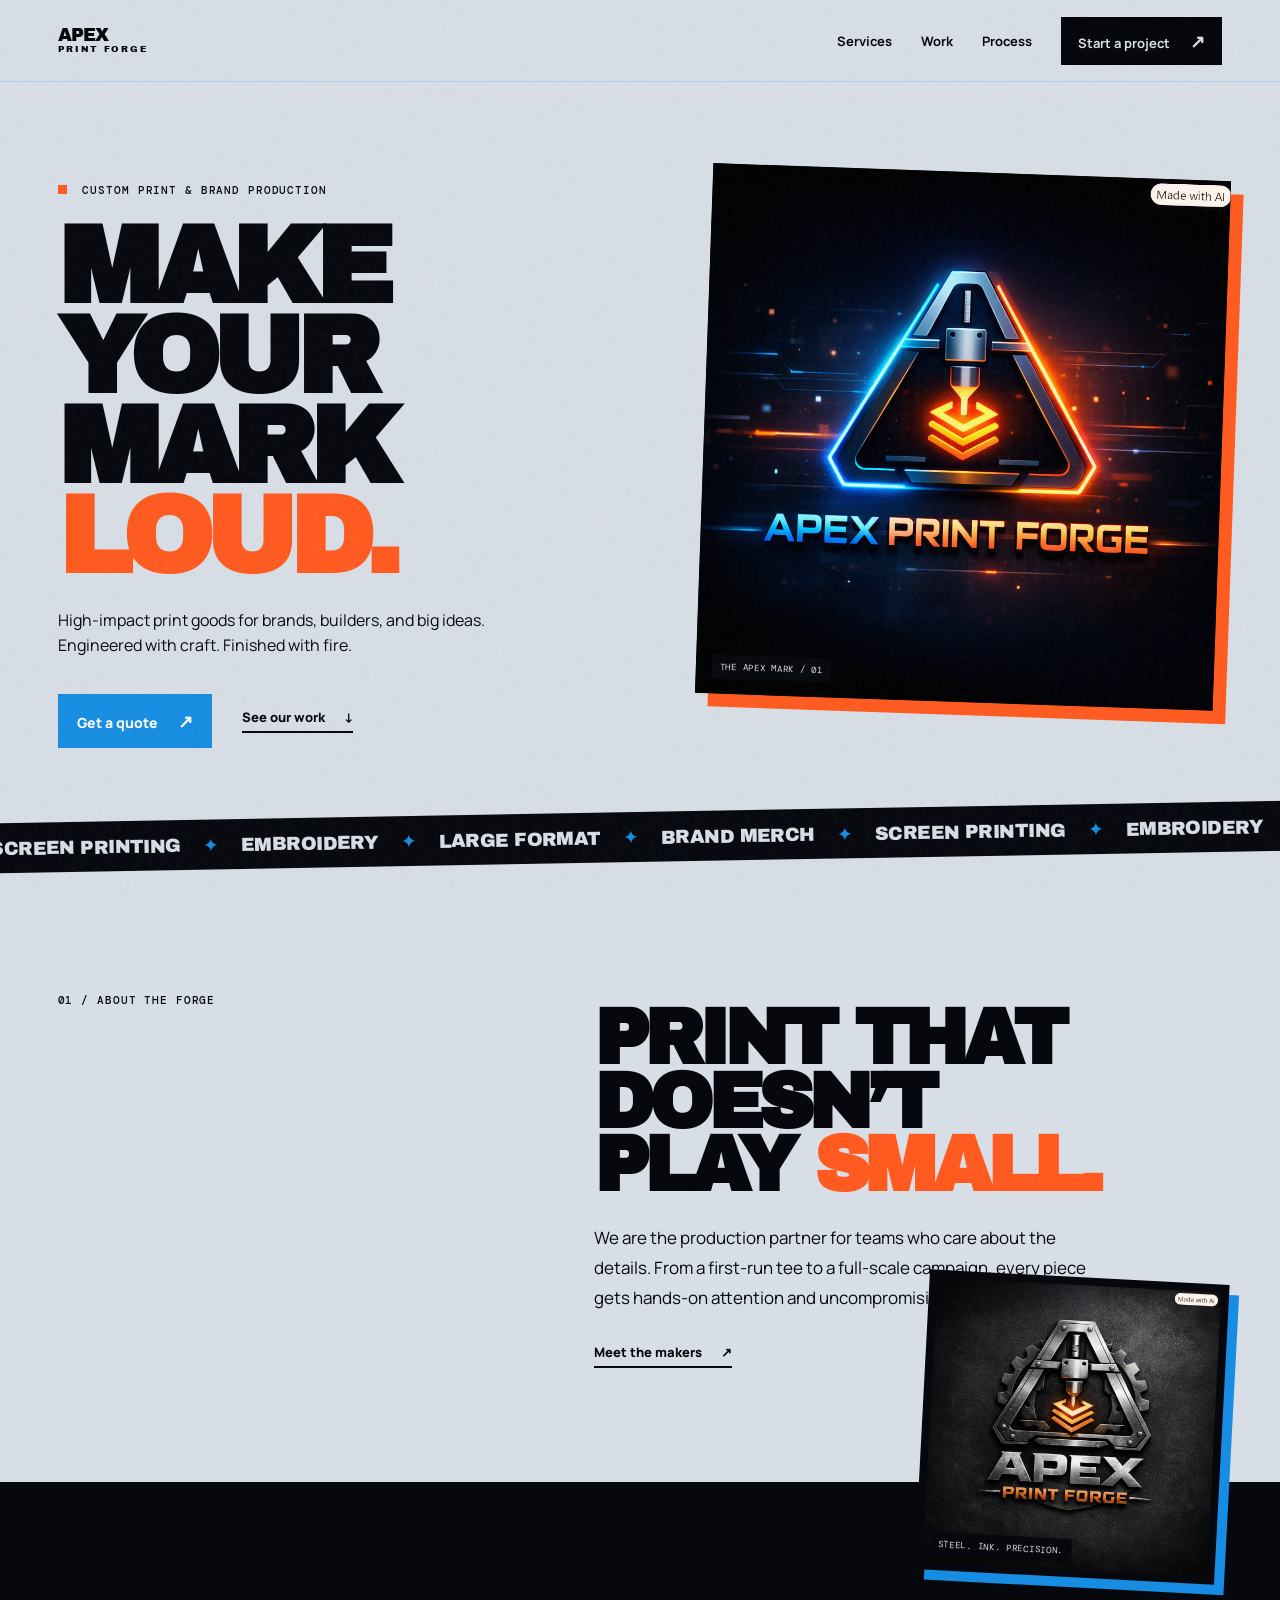
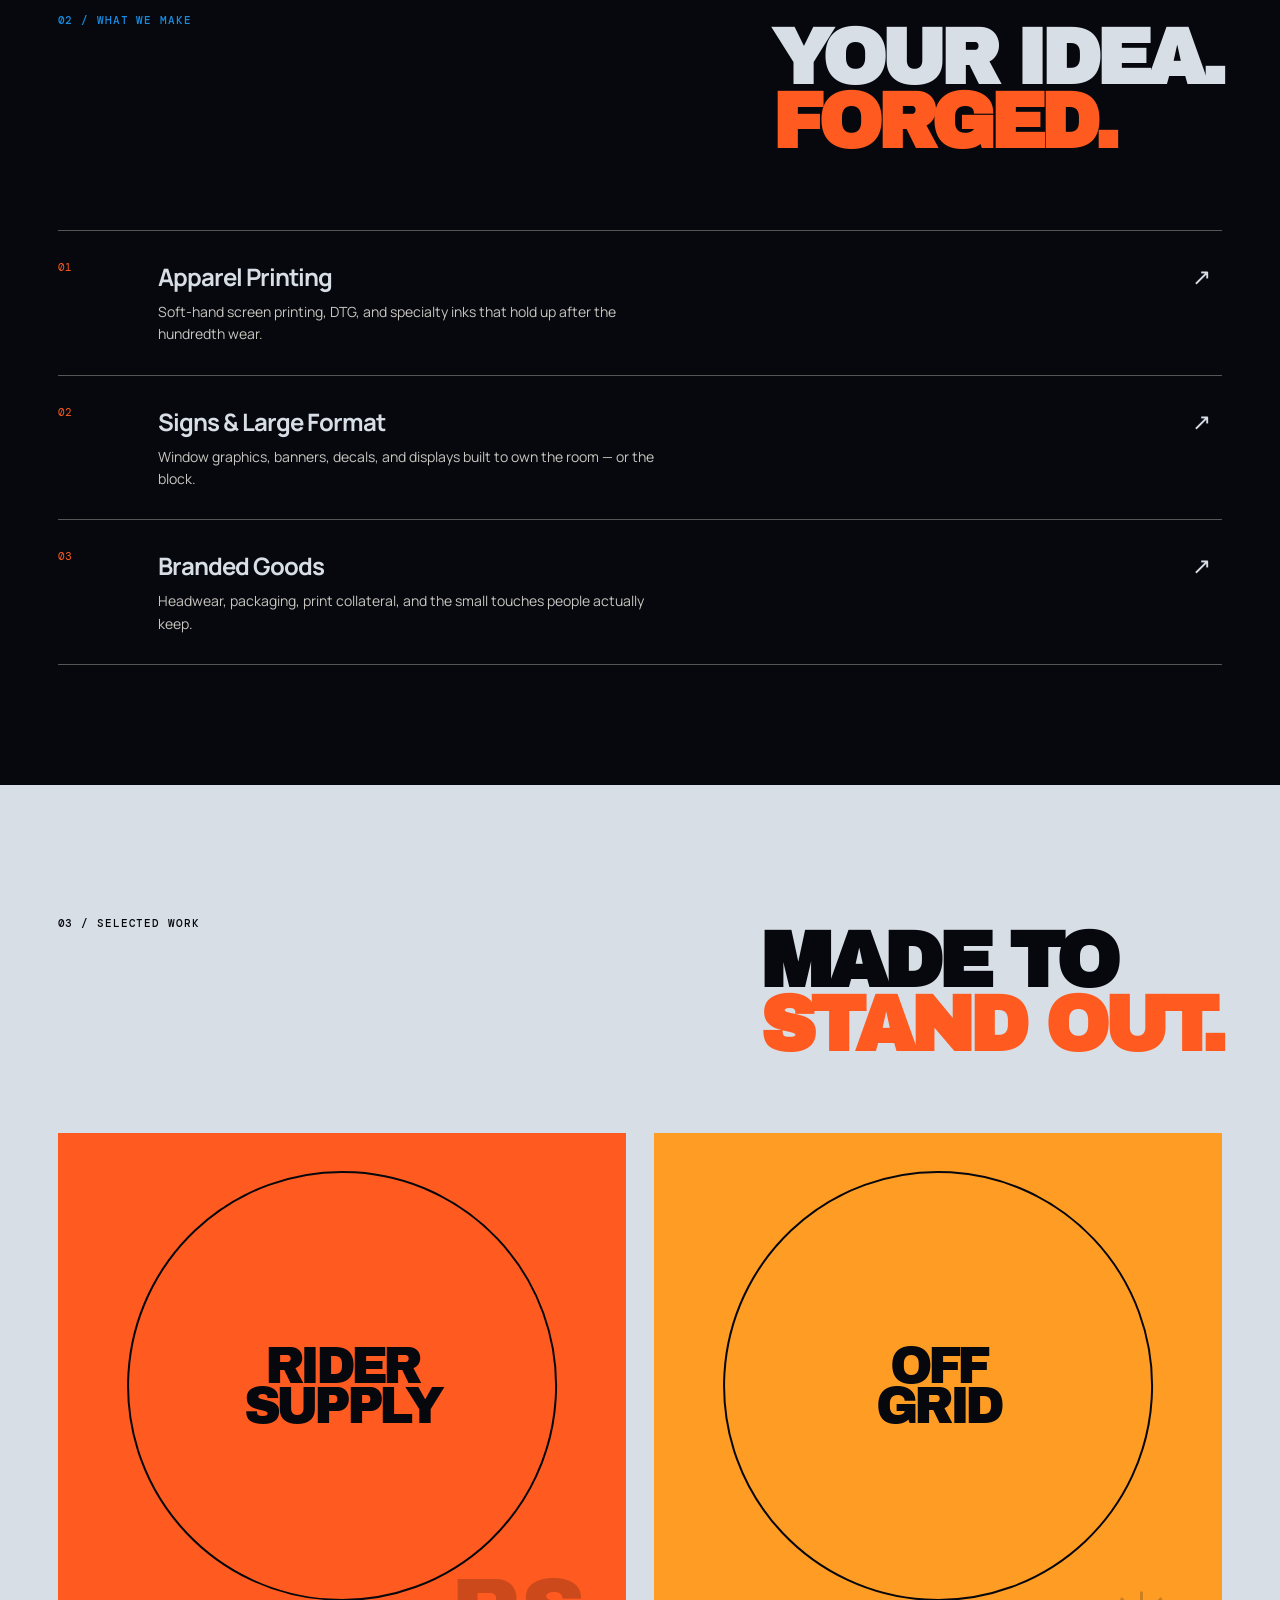
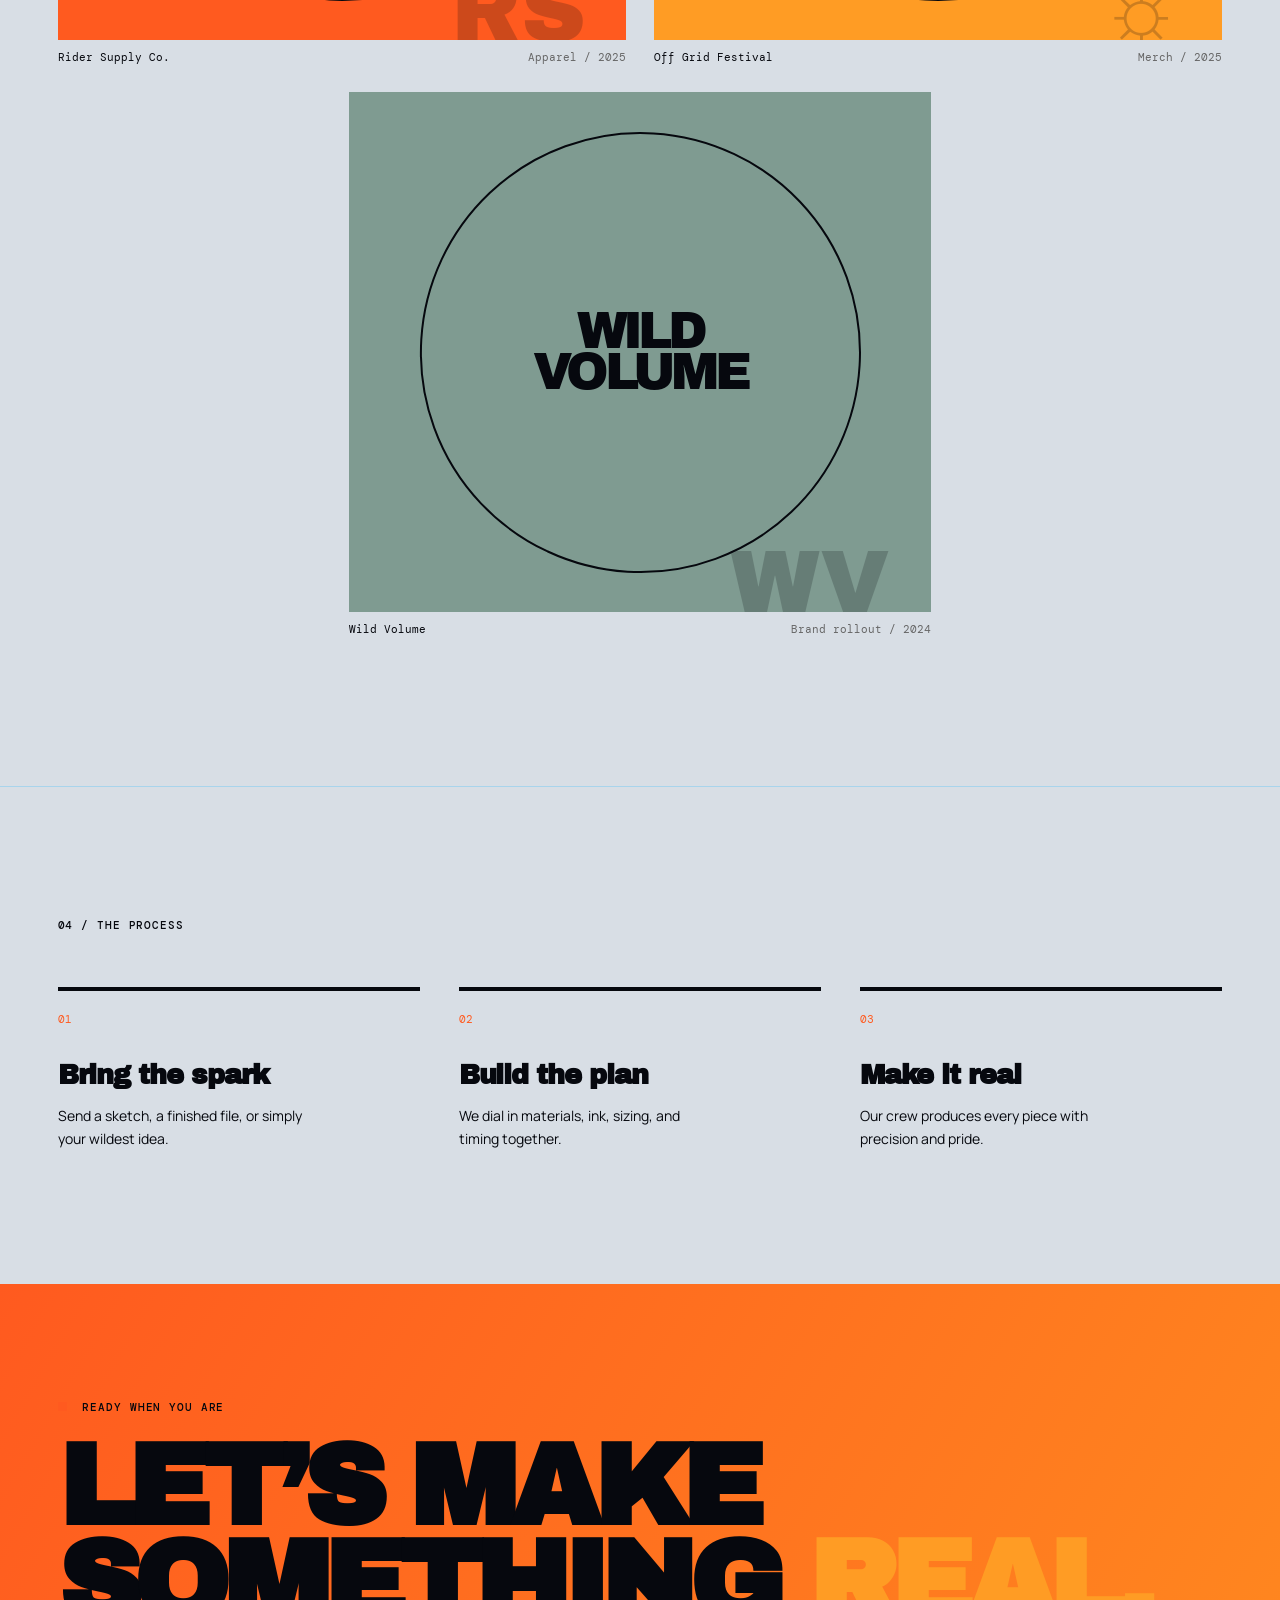
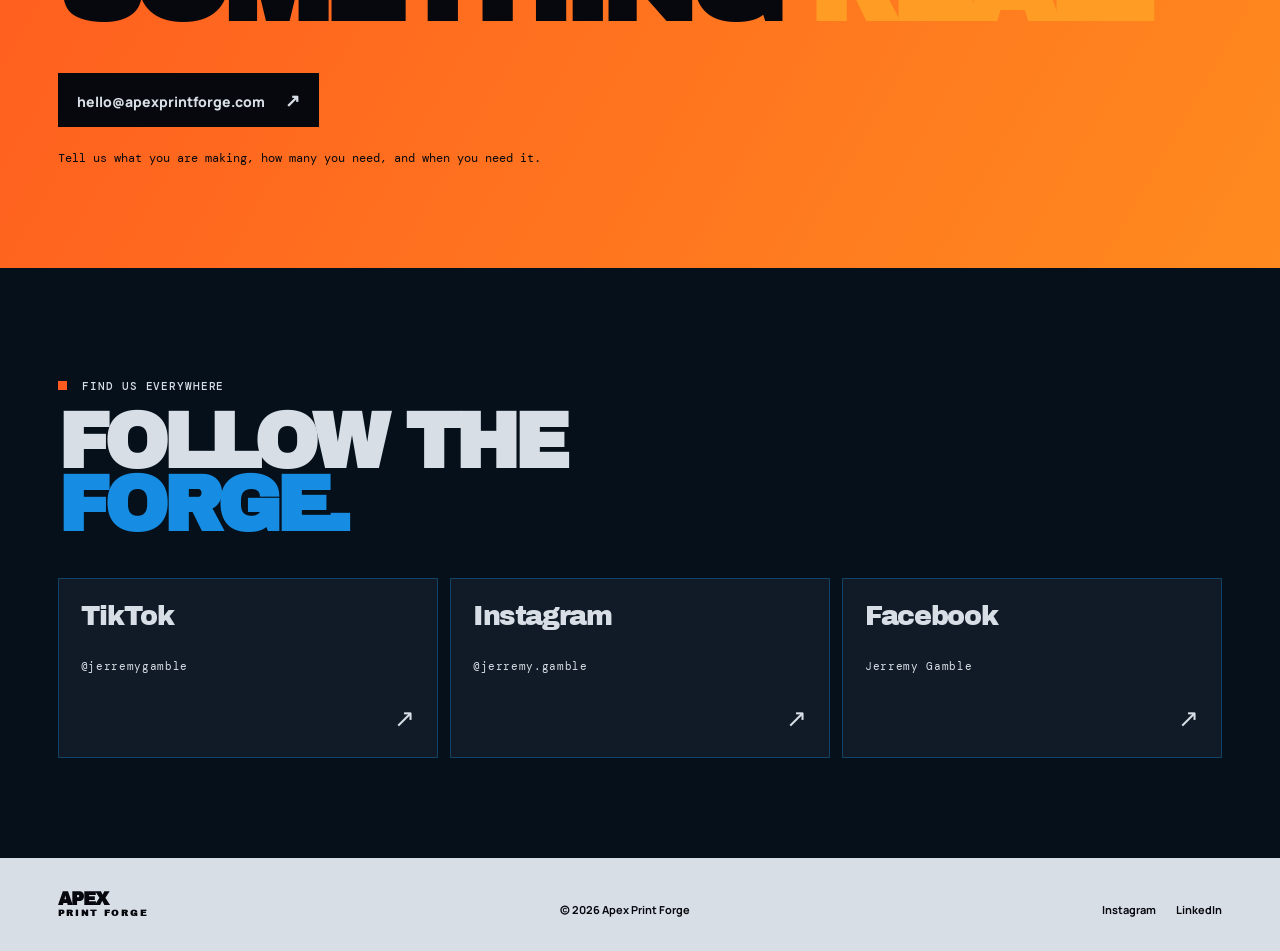
<file: index.html>
<!doctype html>
<html lang="en">
  <head>
    <meta charset="UTF-8" />
    <meta name="viewport" content="width=device-width, initial-scale=1.0" />
    <meta name="description" content="Apex Print Forge creates durable, vivid custom print products for brands that want to stand out." />
    <title>Apex Print Forge | Built to be seen</title>
    <link rel="preconnect" href="https://fonts.googleapis.com" />
    <link rel="preconnect" href="https://fonts.gstatic.com" crossorigin />
    <link href="https://fonts.googleapis.com/css2?family=Archivo+Black&family=DM+Mono:wght@400;500&family=Manrope:wght@400;500;600;700;800&display=swap" rel="stylesheet" />
    <link rel="stylesheet" href="styles.css" />
    <link rel="stylesheet" href="logo-theme.css" />
    <link rel="stylesheet" href="social-links.css" />
  </head>
  <body>
    <div class="grain" aria-hidden="true"></div>
    <header class="site-header">
      <a class="brand" href="#top" aria-label="Apex Print Forge home"><span>APEX</span><span>PRINT FORGE</span></a>
      <button class="menu-toggle" aria-label="Open navigation" aria-expanded="false">Menu <span>+</span></button>
      <nav class="nav" aria-label="Main navigation">
        <a href="#services">Services</a><a href="#work">Work</a><a href="#process">Process</a><a href="#contact" class="nav-cta">Start a project <span>↗</span></a>
      </nav>
    </header>

    <main id="top">
      <section class="hero">
        <div class="hero-copy">
          <p class="eyebrow"><span></span> Custom print &amp; brand production</p>
          <h1>MAKE YOUR<br />MARK <em>LOUD.</em></h1>
          <p class="hero-text">High-impact print goods for brands, builders, and big ideas. Engineered with craft. Finished with fire.</p>
          <div class="hero-actions"><a class="button primary" href="#contact">Get a quote <span>↗</span></a><a class="text-link" href="#work">See our work <span>↓</span></a></div>
        </div>
        <figure class="hero-art logo-neon"><img src="assets/apex-neon-logo.png" alt="Apex Print Forge neon logo" /><figcaption>THE APEX MARK / 01</figcaption></figure>
      </section>

      <section class="ticker" aria-label="Services"><div>SCREEN PRINTING <span>✦</span> EMBROIDERY <span>✦</span> LARGE FORMAT <span>✦</span> BRAND MERCH <span>✦</span> SCREEN PRINTING <span>✦</span> EMBROIDERY <span>✦</span></div></section>

      <section class="intro section">
        <p class="section-number">01 / ABOUT THE FORGE</p>
        <div><h2>PRINT THAT DOESN’T<br />PLAY <em>SMALL.</em></h2><p>We are the production partner for teams who care about the details. From a first-run tee to a full-scale campaign, every piece gets hands-on attention and uncompromising color.</p><a class="text-link" href="#contact">Meet the makers <span>↗</span></a></div>
        <figure class="steel-mark"><img src="assets/apex-steel-logo.png" alt="Apex Print Forge steel logo" /><figcaption>STEEL. INK. PRECISION.</figcaption></figure>
      </section>

      <section id="services" class="services section">
        <div class="section-heading"><p class="section-number">02 / WHAT WE MAKE</p><h2>YOUR IDEA.<br /><em>FORGED.</em></h2></div>
        <div class="service-list">
          <article><span class="service-no">01</span><div><h3>Apparel Printing</h3><p>Soft-hand screen printing, DTG, and specialty inks that hold up after the hundredth wear.</p></div><span class="service-arrow">↗</span></article>
          <article><span class="service-no">02</span><div><h3>Signs &amp; Large Format</h3><p>Window graphics, banners, decals, and displays built to own the room — or the block.</p></div><span class="service-arrow">↗</span></article>
          <article><span class="service-no">03</span><div><h3>Branded Goods</h3><p>Headwear, packaging, print collateral, and the small touches people actually keep.</p></div><span class="service-arrow">↗</span></article>
        </div>
      </section>

      <section id="work" class="work section">
        <div class="section-heading"><p class="section-number">03 / SELECTED WORK</p><h2>MADE TO<br /><em>STAND OUT.</em></h2></div>
        <div class="project-grid">
          <article class="project project-a"><div class="project-art"><span>RIDER<br />SUPPLY</span><i>RS</i></div><div class="project-meta"><span>Rider Supply Co.</span><span>Apparel / 2025</span></div></article>
          <article class="project project-b"><div class="project-art"><span>OFF<br />GRID</span><i>☼</i></div><div class="project-meta"><span>Off Grid Festival</span><span>Merch / 2025</span></div></article>
          <article class="project project-c"><div class="project-art"><span>WILD<br />VOLUME</span><i>WV</i></div><div class="project-meta"><span>Wild Volume</span><span>Brand rollout / 2024</span></div></article>
        </div>
      </section>

      <section id="process" class="process section"><p class="section-number">04 / THE PROCESS</p><div class="process-steps"><article><span>01</span><h3>Bring the spark</h3><p>Send a sketch, a finished file, or simply your wildest idea.</p></article><article><span>02</span><h3>Build the plan</h3><p>We dial in materials, ink, sizing, and timing together.</p></article><article><span>03</span><h3>Make it real</h3><p>Our crew produces every piece with precision and pride.</p></article></div></section>

      <section id="contact" class="contact"><p class="eyebrow"><span></span> Ready when you are</p><h2>LET’S MAKE<br />SOMETHING <em>REAL.</em></h2><a class="button light" href="mailto:hello@apexprintforge.com">hello@apexprintforge.com <span>↗</span></a><p class="contact-note">Tell us what you are making, how many you need, and when you need it.</p></section>
      <section class="social-hub"><p class="eyebrow"><span></span> Find us everywhere</p><h2>FOLLOW THE<br /><em>FORGE.</em></h2><div class="social-grid"><a class="social-card" href="https://www.tiktok.com/@jerremygamble" target="_blank" rel="noreferrer"><strong>TikTok</strong><span>@jerremygamble</span><i>↗</i></a><a class="social-card" href="https://www.instagram.com/jerremy.gamble" target="_blank" rel="noreferrer"><strong>Instagram</strong><span>@jerremy.gamble</span><i>↗</i></a><a class="social-card" href="https://facebook.com/jerremy.gamble.875147" target="_blank" rel="noreferrer"><strong>Facebook</strong><span>Jerremy Gamble</span><i>↗</i></a></div></section>
    </main>
    <footer><a class="brand" href="#top"><span>APEX</span><span>PRINT FORGE</span></a><p>© <span id="year"></span> Apex Print Forge</p><div><a href="#top">Instagram</a><a href="#top">LinkedIn</a></div></footer>
    <script src="script.js"></script>
  </body>
</html>
</file>
<file: styles.css>
:root{--ink:#121212;--paper:#f1ede4;--orange:#ff4d18;--yellow:#ffc62e;--line:rgba(18,18,18,.18)}*{box-sizing:border-box}html{scroll-behavior:smooth}body{margin:0;background:var(--paper);color:var(--ink);font-family:Manrope,Arial,sans-serif}.grain{position:fixed;inset:0;opacity:.08;pointer-events:none;z-index:5;background-image:url("data:image/svg+xml,%3Csvg viewBox='0 0 180 180' xmlns='http://www.w3.org/2000/svg'%3E%3Cfilter id='n'%3E%3CfeTurbulence type='fractalNoise' baseFrequency='.9' numOctaves='4' stitchTiles='stitch'/%3E%3C/filter%3E%3Crect width='100%25' height='100%25' filter='url(%23n)' opacity='.45'/%3E%3C/svg%3E")}.site-header{height:82px;padding:0 4.5vw;display:flex;align-items:center;justify-content:space-between;border-bottom:1px solid var(--line);position:relative;z-index:10}.brand{display:inline-flex;flex-direction:column;text-decoration:none;color:var(--ink);font-family:'Archivo Black',sans-serif;line-height:.78;letter-spacing:-1px;font-size:18px}.brand span+span{font-size:9px;letter-spacing:1.7px;margin-top:4px}.nav{display:flex;gap:29px;align-items:center}.nav a{color:var(--ink);text-decoration:none;font-weight:700;font-size:13px}.nav-cta{background:var(--ink);color:var(--paper)!important;padding:12px 17px}.nav-cta span,.button span{margin-left:17px;font-size:18px}.menu-toggle{display:none}.hero{min-height:610px;padding:7vw 4.5vw 5vw;display:grid;grid-template-columns:1.08fr .92fr;gap:3vw;overflow:hidden}.eyebrow,.section-number{font-family:'DM Mono',monospace;letter-spacing:.08em;font-size:11px;text-transform:uppercase;font-weight:500}.eyebrow span{display:inline-block;height:9px;width:9px;background:var(--orange);margin-right:8px}.hero h1,h2{font-family:'Archivo Black',sans-serif;letter-spacing:-.065em;line-height:.83;margin:25px 0;font-size:clamp(54px,8.5vw,130px)}em{font-style:normal;color:var(--orange)}.hero-text{max-width:470px;line-height:1.6;font-size:16px}.hero-actions{margin-top:35px;display:flex;align-items:center;gap:30px}.button{display:inline-block;text-decoration:none;font-weight:800;padding:15px 19px;font-size:14px}.primary{background:var(--orange);color:var(--ink)}.text-link{color:var(--ink);font-weight:800;text-decoration:none;font-size:13px;border-bottom:2px solid var(--ink);padding-bottom:5px}.text-link span{margin-left:16px}.hero-art{height:min(43vw,530px);min-height:390px;background:var(--orange);position:relative;overflow:hidden;transform:rotate(2deg);box-shadow:13px 13px 0 var(--ink)}.forge-word{position:absolute;font-family:'Archivo Black';font-size:clamp(100px,16vw,245px);line-height:.75;color:var(--ink);top:28%;left:-5%;letter-spacing:-.12em;transform:rotate(-90deg);opacity:.95}.apex-mark{position:absolute;right:12%;top:18%;font:bold 250px/1 'Archivo Black';color:var(--yellow);transform:rotate(14deg)}.orbit{position:absolute;border:2px solid var(--ink);border-radius:50%;width:120%;aspect-ratio:1;left:-22%;top:-30%}.orbit-two{width:86%;left:24%;top:40%;border-color:var(--yellow)}.stamp{position:absolute;font:10px 'DM Mono';border:1px solid var(--ink);padding:6px;z-index:2}.stamp-one{left:7%;top:7%}.stamp-two{right:6%;bottom:7%;transform:rotate(-8deg)}.hero-label{position:absolute;bottom:14%;right:8%;font:14px/1 'DM Mono';font-weight:500;z-index:2}.ticker{background:var(--ink);color:var(--paper);overflow:hidden;white-space:nowrap;font:19px 'Archivo Black';letter-spacing:-.03em;padding:14px 0;transform:rotate(-1deg);margin:0 -10px}.ticker div{animation:scroll 22s linear infinite}.ticker span{color:var(--orange);margin:0 17px}@keyframes scroll{to{transform:translateX(-30%)}}.section{padding:120px 4.5vw}.intro{display:grid;grid-template-columns:1fr 1.45fr;gap:8vw}.intro h2,.section-heading h2{font-size:clamp(46px,6vw,88px)}.intro p:not(.section-number){max-width:500px;line-height:1.75;font-size:17px;margin:0 0 28px}.services{background:var(--ink);color:var(--paper)}.services .section-number{color:var(--yellow)}.section-heading{display:flex;justify-content:space-between;align-items:flex-start}.service-list{margin-top:50px;border-top:1px solid #555}.service-list article{display:grid;grid-template-columns:80px 1fr 30px;gap:20px;padding:29px 0;border-bottom:1px solid #555;transition:.2s}.service-list article:hover{color:var(--yellow);padding-left:15px}.service-no,.project-meta,.process-steps span{font:11px 'DM Mono';color:var(--orange)}h3{font-size:24px;margin:0 0 8px;letter-spacing:-.04em}.service-list p{max-width:510px;margin:0;line-height:1.6;color:#c9c6c0;font-size:14px}.service-arrow{font-size:23px}.work{padding-bottom:150px}.project-grid{display:grid;grid-template-columns:1fr 1fr;gap:28px;margin-top:50px}.project-c{grid-column:1/3;width:50%;justify-self:center}.project-art{aspect-ratio:1.12;background:var(--orange);position:relative;overflow:hidden;display:flex;align-items:center;justify-content:center}.project-b .project-art{background:var(--yellow)}.project-c .project-art{background:#7f9b91}.project-art:before{content:'';position:absolute;width:75%;aspect-ratio:1;border:2px solid var(--ink);border-radius:50%;transform:rotate(25deg)}.project-art span{font:clamp(29px,4vw,65px)/.8 'Archivo Black';letter-spacing:-.09em;position:relative;text-align:center;z-index:1}.project-art i{position:absolute;font:90px 'Archivo Black';opacity:.2;bottom:-20px;right:7%;font-style:normal}.project-meta{display:flex;justify-content:space-between;color:var(--ink);padding-top:10px}.project-meta span:last-child{color:#666}.process{border-top:1px solid var(--line)}.process-steps{display:grid;grid-template-columns:repeat(3,1fr);gap:3vw;margin-top:55px}.process-steps article{border-top:4px solid var(--ink);padding-top:15px}.process-steps h3{font-family:'Archivo Black';font-size:27px;margin-top:32px}.process-steps p{line-height:1.65;font-size:14px;max-width:250px}.contact{background:var(--orange);padding:105px 4.5vw 90px}.contact h2{font-size:clamp(54px,9vw,140px);margin-bottom:42px}.contact em{color:var(--yellow)}.light{background:var(--ink);color:var(--paper)}.contact-note{font:12px 'DM Mono';margin-top:23px}footer{padding:34px 4.5vw;display:flex;justify-content:space-between;align-items:end;font-size:11px;font-weight:700}footer p{margin:0}footer div{display:flex;gap:20px}footer a{color:var(--ink);text-decoration:none}@media(max-width:700px){.site-header{height:70px;padding:0 20px}.nav{display:none}.nav.open{display:flex;position:absolute;top:69px;left:0;right:0;background:var(--paper);padding:24px 20px;flex-direction:column;align-items:stretch;border-bottom:1px solid var(--line)}.menu-toggle{display:block;border:0;background:none;font:700 12px Manrope}.menu-toggle span{font-size:20px;margin-left:5px}.hero{padding:65px 20px 70px;grid-template-columns:1fr;gap:45px}.hero h1{font-size:64px}.hero-art{height:370px;min-height:0}.intro,.section-heading{display:block}.section{padding:75px 20px}.section-heading h2{margin-top:22px}.intro h2{margin-top:25px}.intro p:not(.section-number){margin-top:30px}.service-list{margin-top:38px}.service-list article{grid-template-columns:38px 1fr 20px}.project-grid{grid-template-columns:1fr;gap:34px}.project-c{grid-column:auto;width:auto}.process-steps{grid-template-columns:1fr;gap:38px}.contact{padding:75px 20px}.contact h2{font-size:59px}footer{padding:28px 20px;align-items:flex-start;gap:20px;flex-wrap:wrap}.apex-mark{font-size:180px}.forge-word{font-size:160px}}
</file>
<file: logo-theme.css>
/* Apex logo imagery and forge-color theme */
:root {
  --ink: #06080e;
  --paper: #d8dee5;
  --orange: #ff5a1f;
  --yellow: #ff9c24;
  --line: rgba(43, 186, 255, .28);
}

body { background: #d8dee5; }

.hero-art.logo-neon {
  margin: 0;
  background: #05070d;
  position: relative;
  overflow: hidden;
  transform: rotate(2deg);
  box-shadow: 13px 13px 0 #ff5a1f;
}

.logo-neon img { width: 100%; height: 100%; object-fit: cover; display: block; }

.logo-neon figcaption, .steel-mark figcaption {
  position: absolute;
  left: 16px;
  bottom: 15px;
  margin: 0;
  padding: 6px 8px;
  color: #d8dee5;
  background: #06080e;
  font: 9px 'DM Mono', monospace;
  letter-spacing: .08em;
}

.intro { position: relative; }
.intro > div { max-width: 620px; }

.steel-mark {
  position: absolute;
  right: 4.5vw;
  bottom: -95px;
  width: min(28vw, 300px);
  margin: 0;
  padding: 8px;
  background: #06080e;
  box-shadow: 10px 10px 0 #168de2;
  transform: rotate(3deg);
}

.steel-mark img { display: block; width: 100%; }
.steel-mark figcaption { left: 14px; bottom: 14px; }

.services { background: #06080e; }
.contact { background: linear-gradient(120deg, #ff5a1f, #ff8a1f); }
.primary { background: #168de2; color: #fff; }
.ticker span, .services .section-number { color: #168de2; }

@media (max-width: 700px) {
  .hero-art.logo-neon { transform: none; }
  .steel-mark { position: relative; right: auto; bottom: auto; width: 75%; margin: 42px 0 0 auto; }
}
</file>
<file: social-links.css>
.social-hub { padding: 100px 4.5vw; background: #06101b; color: #d8dee5; }
.social-hub h2 { margin: 18px 0 40px; font-size: clamp(46px, 6vw, 88px); }
.social-hub em { color: #168de2; }
.social-grid { display: grid; grid-template-columns: repeat(3, 1fr); gap: 12px; }
.social-card { min-height: 180px; padding: 22px; display: flex; flex-direction: column; justify-content: space-between; background: #101b27; color: #d8dee5; text-decoration: none; border: 1px solid rgba(22, 141, 226, .35); transition: transform .2s, background .2s; }
.social-card:hover { transform: translateY(-6px); background: #168de2; color: #fff; }
.social-card strong { font: 27px 'Archivo Black', sans-serif; letter-spacing: -.05em; }
.social-card span { font: 11px 'DM Mono', monospace; letter-spacing: .06em; }
.social-card i { font-style: normal; align-self: flex-end; font-size: 25px; }
@media (max-width: 700px) { .social-hub { padding: 75px 20px; } .social-grid { grid-template-columns: 1fr; } .social-card { min-height: 120px; } }
</file>
